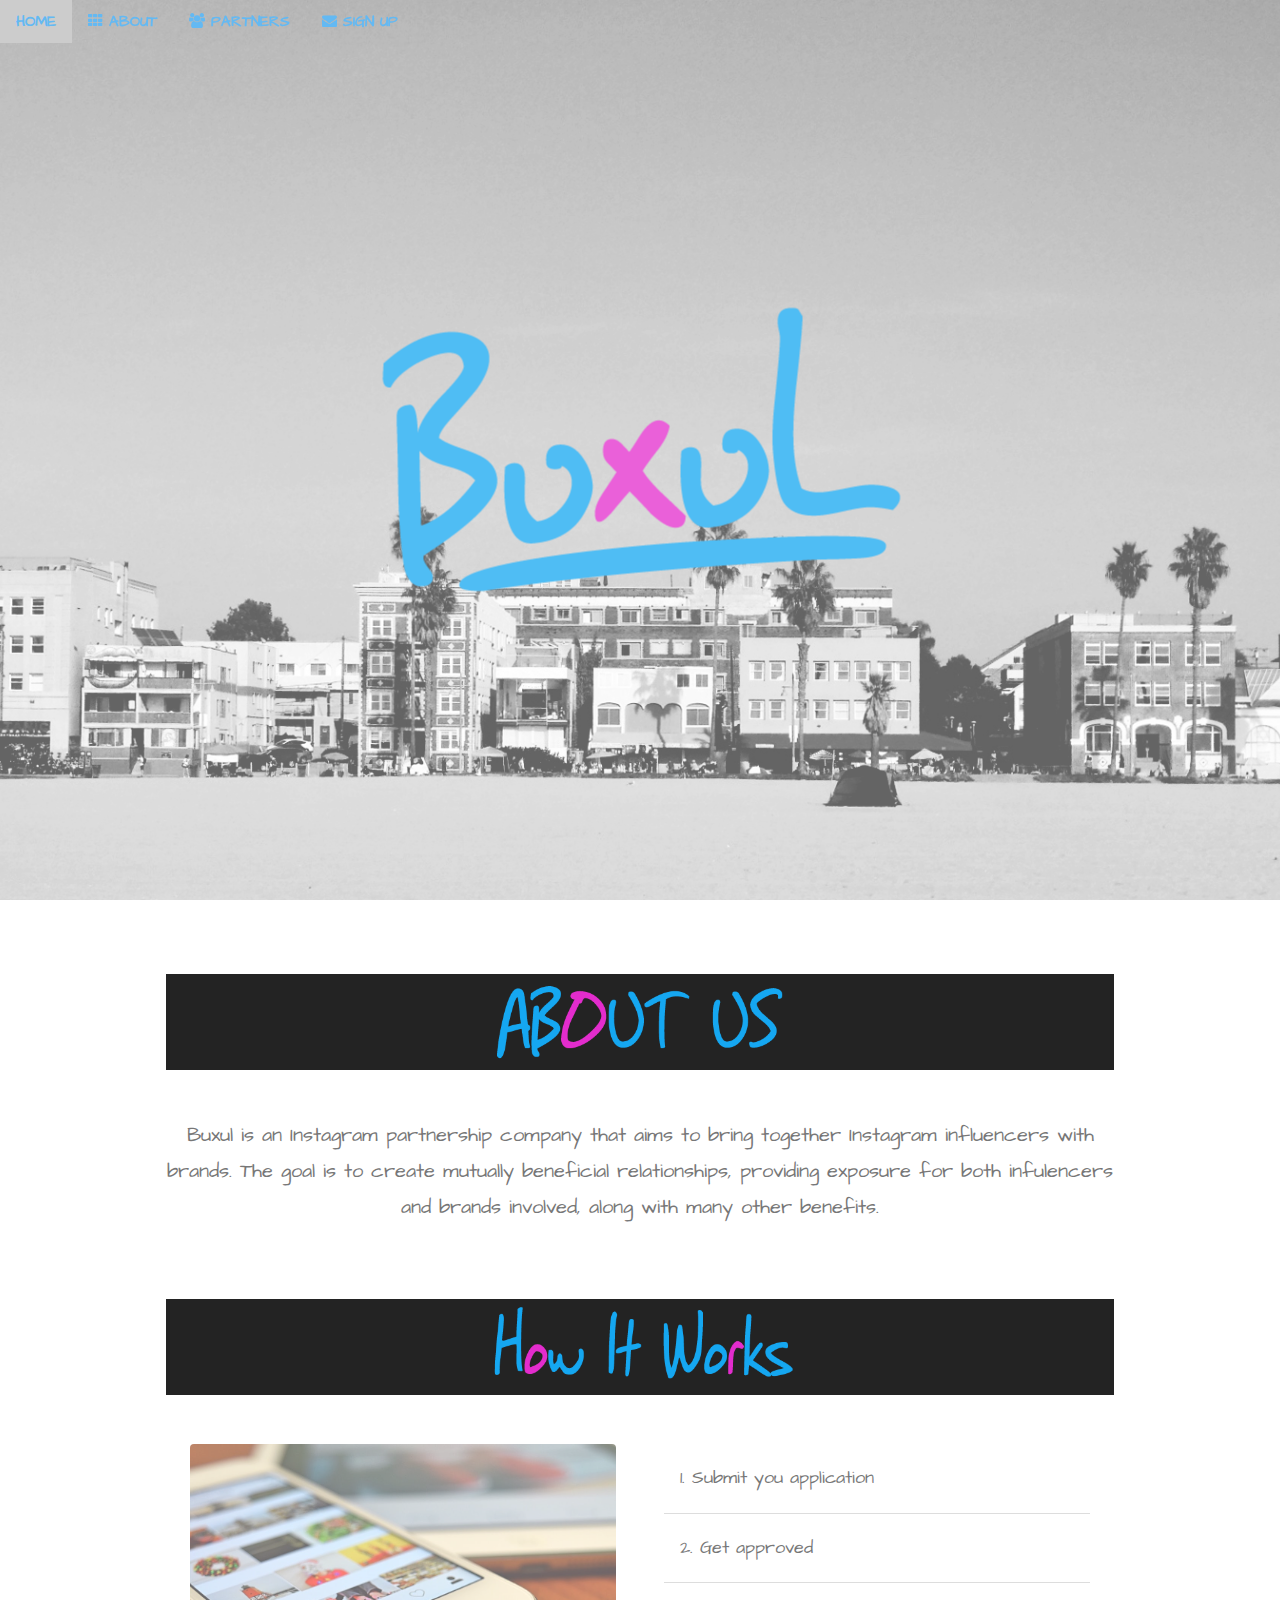
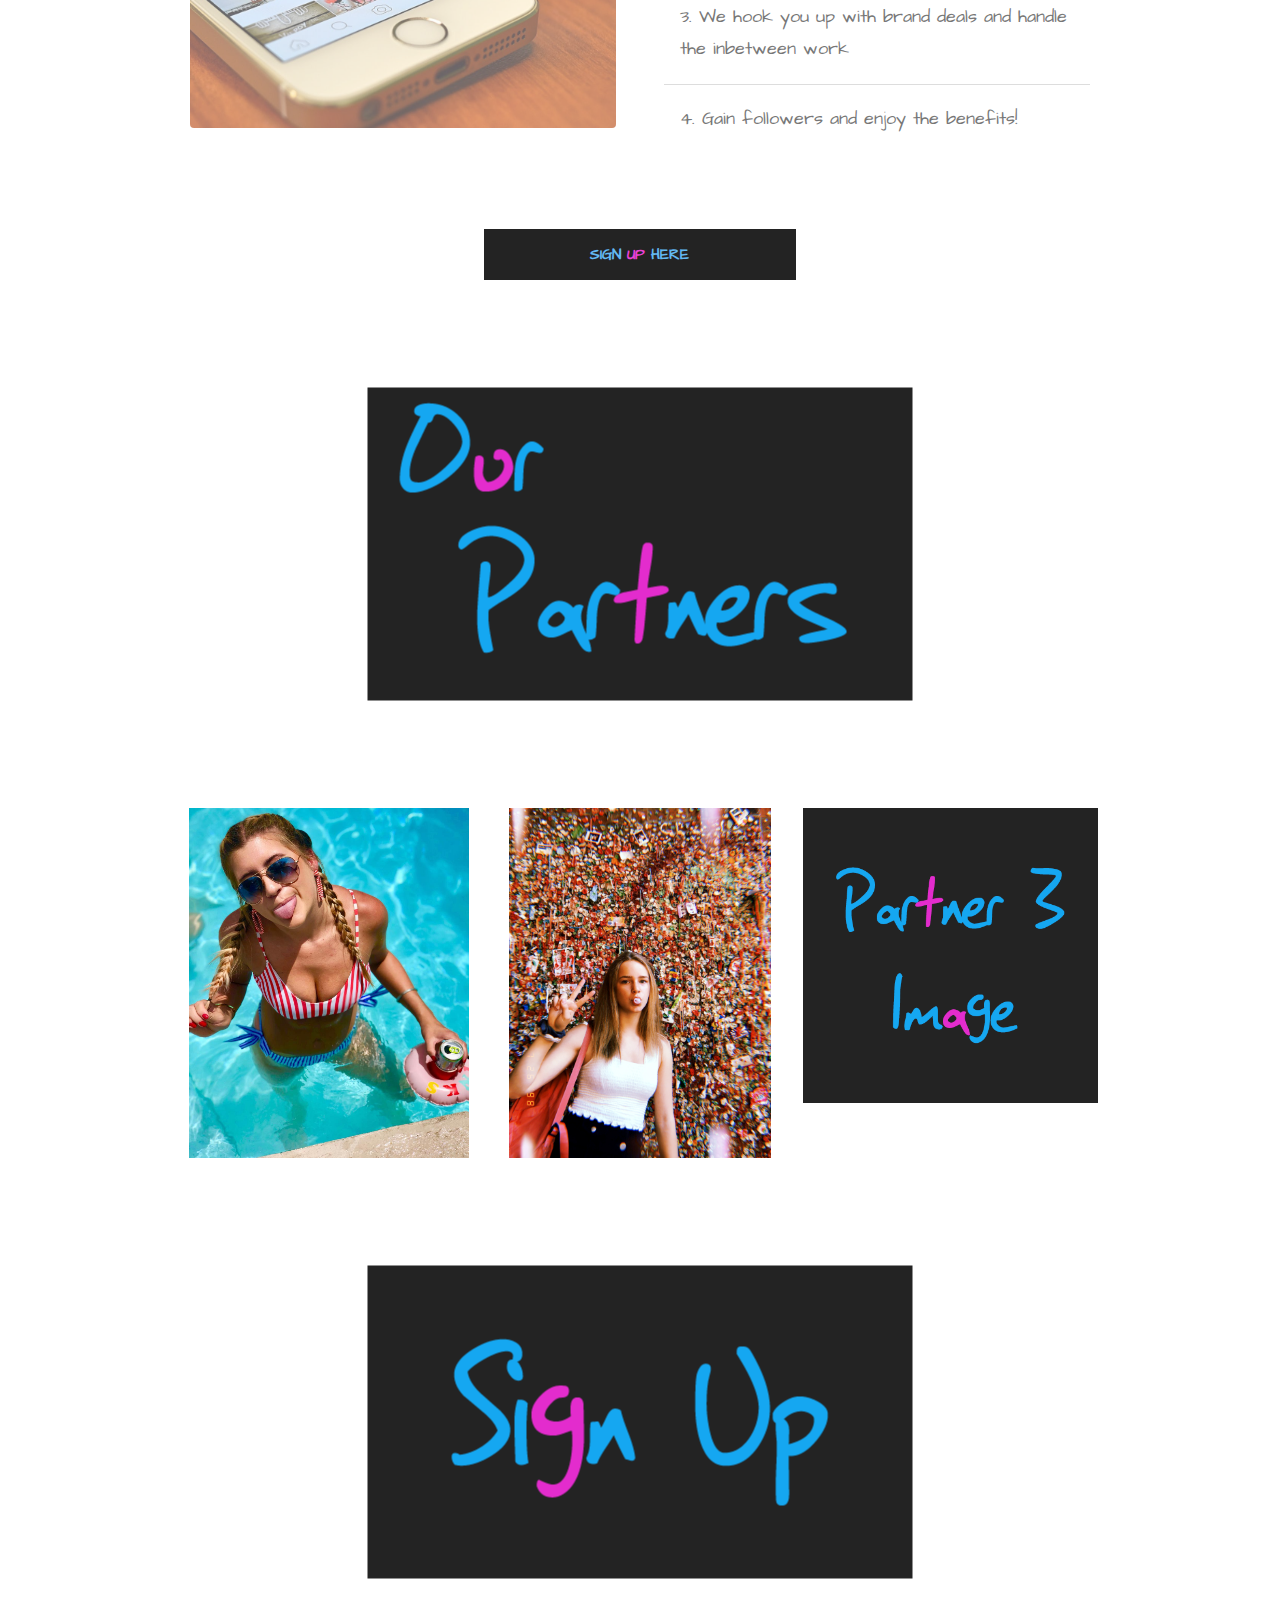
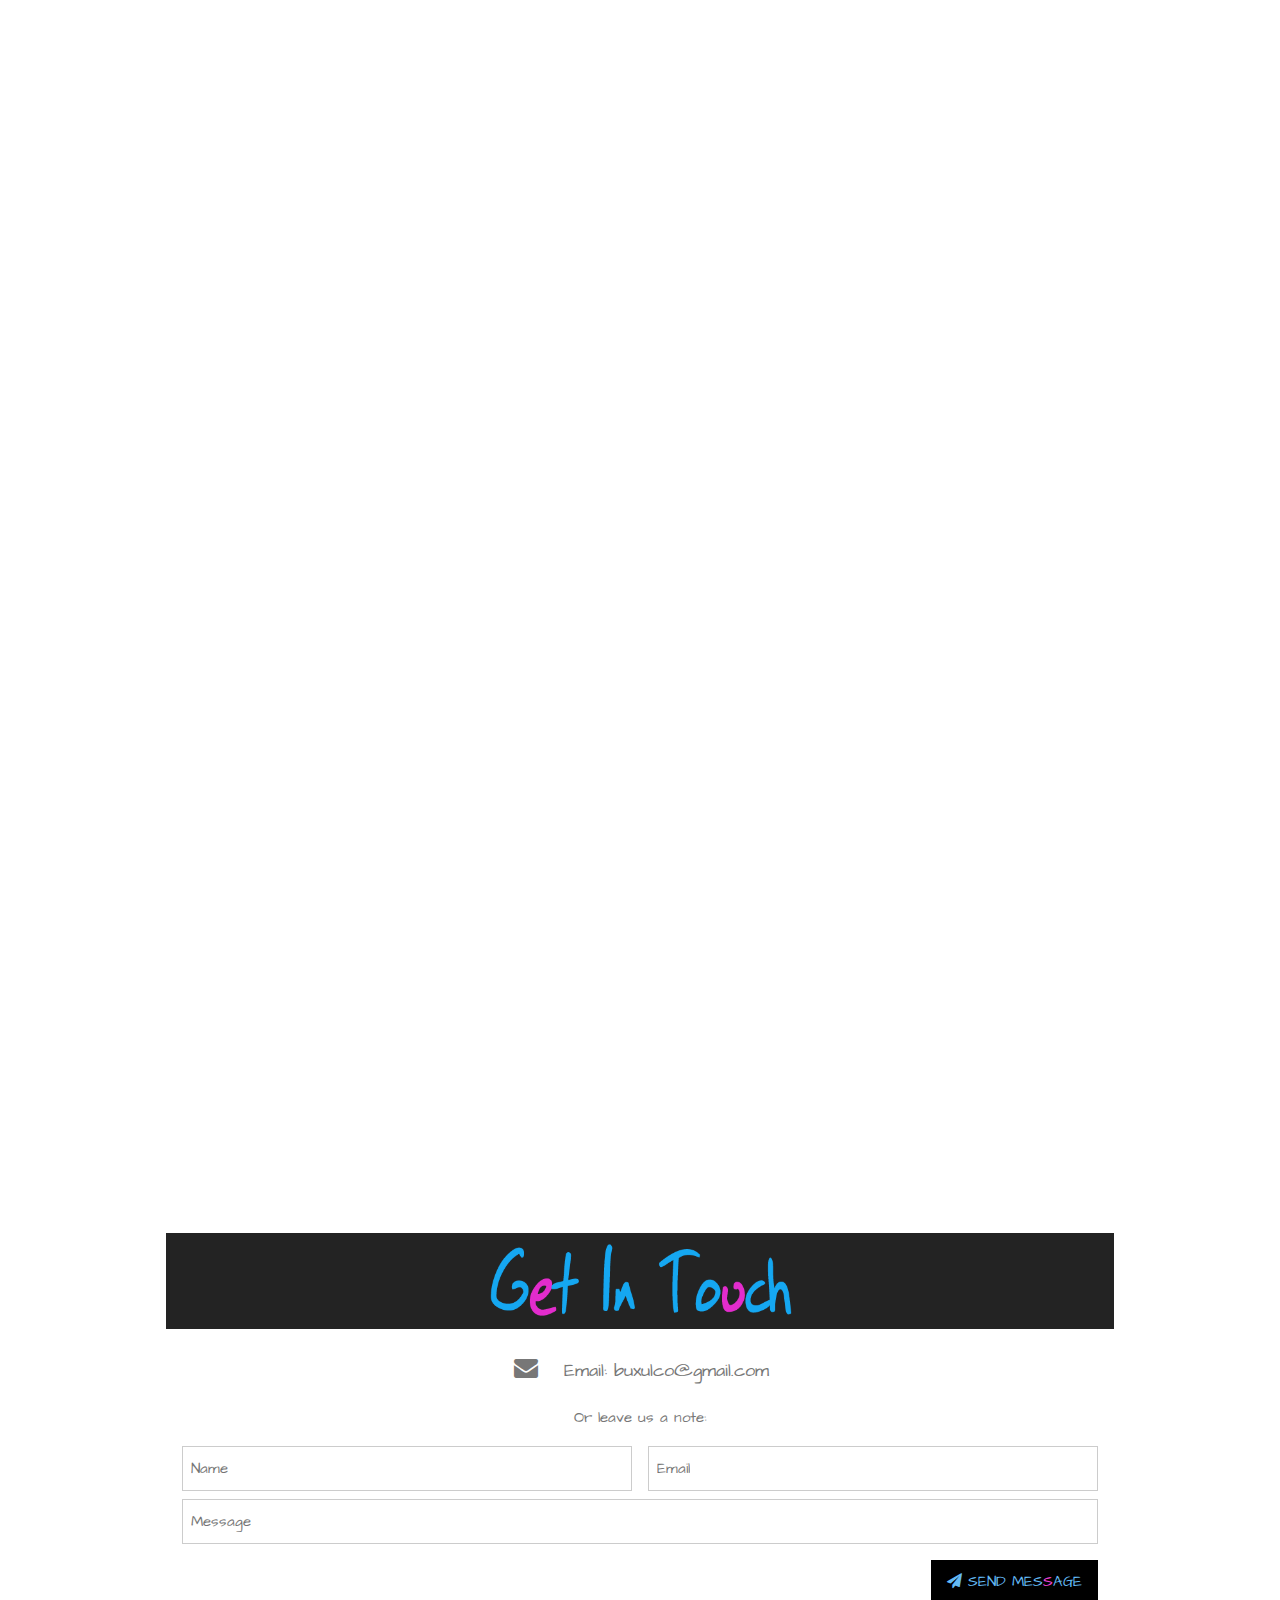
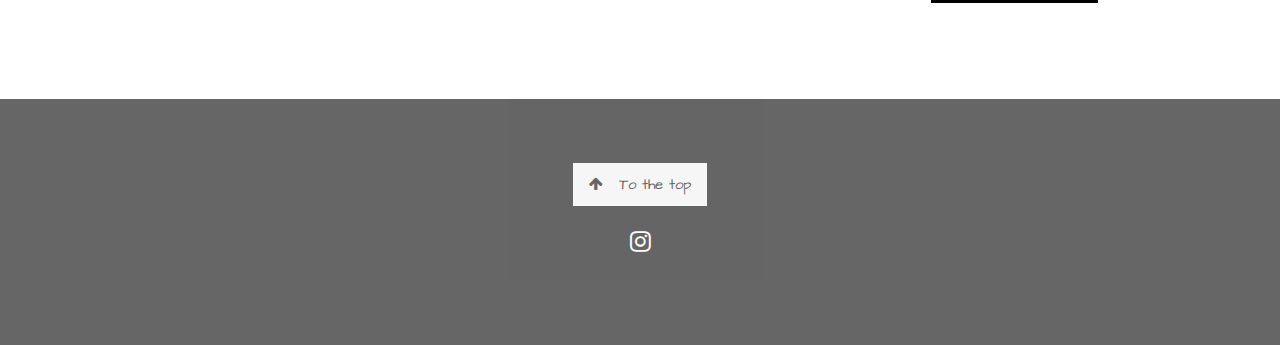
<file: index.html>
<!DOCTYPE html>
<html>
<title>Buxul - Instagram Partnership Company</title>
<meta charset="UTF-8">
<meta name="viewport" content="width=device-width, initial-scale=1">
<link rel="stylesheet" href="/CSS/w3.css">
<link href="https://fonts.googleapis.com/css?family=Architects+Daughter" rel="stylesheet">
<link rel="stylesheet" href="https://cdnjs.cloudflare.com/ajax/libs/font-awesome/4.7.0/css/font-awesome.min.css">
<style>
body,h1,h2,h3,h4,h5,h6 {font-family: 'Architects Daughter', sans-serif;}
body, html {
    height: 100%;
    color: #777;
    line-height: 1.8;
}
/* Create a Parallax Effect */
.bgimg-1, .bgimg-2, .bgimg-3 {
    background-attachment: fixed;
    background-position: center;
    background-repeat: no-repeat;
    background-size: cover;
}
/* First image (Logo. Full height) */
.bgimg-1 {
    background-image: url('/Images/beach.jpg');
    min-height: 100%;
}
/* Second image (PARTNERS) */
.bgimg-2 {
    background-image: url("/Images/time_square.jpg");
    min-height: 400px;
}
/* Third image (Contact) */
.bgimg-3 {
    background-image: url("/Images/mountains.jpg");
    min-height: 400px;
}
.w3-wide {letter-spacing: 10px;}
.w3-hover-opacity {cursor: pointer;}
/* Turn off parallax scrolling for tablets and phones */
@media only screen and (max-device-width: 1024px) {
    .bgimg-1, .bgimg-2, .bgimg-3 {
        background-attachment: scroll;
    }
    .application {
        width: 350px;
    }
}
</style>
<body>

<!-- Navbar (sit on top) -->
<div class="w3-top">
  <div class="w3-bar" id="myNavbar">
    <a class="w3-bar-item w3-button w3-hover-black w3-hide-medium w3-hide-large w3-right" href="javascript:void(0);" onclick="toggleFunction()" title="Toggle Navigation Menu">
      <i class="fa fa-bars w3-text-cyan"></i>
    </a>
    <b><a href="#home" class="w3-bar-item w3-button w3-text-cyan w3-hover-text-cyan">HOME</a></b>
    <b><a href="#about" class="w3-bar-item w3-button w3-hide-small w3-text-cyan w3-hover-text-cyan"><i class="fa fa-th"></i> ABOUT</a></b>
    <b><a href="#PARTNERS" class="w3-bar-item w3-button w3-hide-small w3-text-cyan w3-hover-text-cyan"><i class="fa fa-users"></i> PARTNERS</a></b>
    <b><a href="#signup" class="w3-bar-item w3-button w3-hide-small w3-text-cyan w3-hover-text-cyan"><i class="fa fa-envelope"></i> SIGN UP</a></b>
  </div>

  <!-- Navbar on small screens -->
  <div id="navDemo" class="w3-bar-block w3-white w3-hide w3-hide-large w3-hide-medium">
    <a href="#about" class="w3-bar-item w3-button w3-text-cyan" onclick="toggleFunction()">ABOUT</a>
    <a href="#PARTNERS" class="w3-bar-item w3-button w3-text-cyan" onclick="toggleFunction()">PARTNERS</a>
    <a href="#signup" class="w3-bar-item w3-button w3-text-cyan" onclick="toggleFunction()">SIGN UP</a>
  </div>
</div>

<!-- First Parallax Image with Logo Text -->
<div class="bgimg-1 w3-display-container w3-opacity-min" id="home">
  <div class="w3-display-middle" style="white-space:nowrap;">
    <img src="Images/logo.png" alt="Logo" style="width: 100%;">
  </div>
</div>

<!-- Container (About Section) -->
<div class="w3-content w3-container w3-padding-64" id="about">
  <h3 class="w3-center w3-dark-grey w3-text-cyan" ><img src="Images/about_us.png" alt="About Us" style="width: 35%"></h3>
  <br />
  <h4 class="w3-center">Buxul is an Instagram partnership company that aims to bring together Instagram influencers with brands.  The goal is to create mutually beneficial relationships, providing exposure for both infulencers and brands involved, along with many other benefits.</h4>
  <br />
  <br />
  <h3 class="w3-center w3-dark-grey w3-text-cyan" ><img src="Images/how_it_works.png" alt="How It Works" style="width: 35%"></h3>
  <br />
  <div class="w3-row">
    <!-- Hide this text on small devices -->
    <div class="w3-col m6 w3-center w3-padding-large w3-hide-small">
      <img src="/Images/instagram_cellphone.jpg" class="w3-round w3-image w3-opacity w3-hover-opacity-off" alt="Phone with Instagram showing" width="500" height="333">
    </div>

    <div class="w3-col m6 w3-padding-large">
      <ul class="w3-ul">
        <li class="w3-hover-gray"><h5>1. Submit you application</h5></li>  
        <li class="w3-hover-gray"><h5>2. Get approved</h5></li> 
        <li class="w3-hover-gray"><h5>3. We hook you up with brand deals and handle the inbetween work</h5></li> 
        <li class="w3-hover-gray"><h5>4. Gain followers and enjoy the benefits!</h5></li> 
      </ul>
    </div>
  </div>
  <div class="w3-center">
    <a href="#signup"><button class="w3-button w3-padding-large w3-dark-grey w3-text-cyan" style="margin-top:64px; width: 33%;"><b>SIGN <span class="w3-text-pink">UP</span> HERE</b></button></a>
  </div>
</div>

<!--<div class="w3-row w3-center w3-dark-grey w3-padding-16">        SHOWS FULL SCREEN BAR WITH STATS
  <div class="w3-quarter w3-section">                                ADD ONCE GET ROLLING
    <span class="w3-xlarge">14+</span><br>
    Partners
  </div>
  <div class="w3-quarter w3-section">
    <span class="w3-xlarge">55+</span><br>
    Projects Done
  </div>
  <div class="w3-quarter w3-section">
    <span class="w3-xlarge">89+</span><br>
    Happy Clients
  </div>
  <div class="w3-quarter w3-section">
    <span class="w3-xlarge">150+</span><br>
    Meetings
  </div>
</div>-->

<!-- Second Parallax Image with PARTNERS Text -->
<div class="bgimg-2 w3-display-container" id="PARTNERS">
  <div class="w3-display-middle w3-dark-grey">
    <img src="Images/our_partners.png" alt="Our Partners" style="width: 100%;">
  </div>
</div>

<!-- Container (PARTNERS Section) -->
<div class="w3-content w3-container w3-padding-64">
    
  <!-- Responsive Grid. Four columns on tablets, laptops and desktops. Will stack on mobile devices/small screens (100% width) -->
  <div class="w3-row-padding w3-center">
    <div class="w3-col s4">
        <a href="./Partners/Olivia.html" target="_blank">
      <img src="./Images/Partners/Olivia/olivia1.jpg" style="max-height: 350px; display: block; margin: 0 auto;" class="w3-hover-opacity" alt="Partner 1">
            </a>
    </div>

    <div class="w3-col s4">
        <a href="./Partners/Jessica.html" target="_blank">
      <img src="./Images/Partners/Jessica/jessica1.jpg" style="max-height: 350px; display: block; margin: 0 auto;" class="w3-hover-opacity" alt="Partner 2">
        </a>
    </div>

    <div class="w3-col s4">
      <img src="/Partners/Partner3/1.png" style="width:100%" onclick="onClick(this)" class="w3-hover-opacity" alt="Partner 3">
    </div>

  </div>
  
  <!-- <div class="w3-row-padding w3-center w3-section">
    <div class="w3-col m3">
      <img src="/w3images/p5.jpg" style="width:100%" onclick="onClick(this)" class="w3-hover-opacity" alt="The mist">
    </div>

    <div class="w3-col m3">
      <img src="/w3images/p6.jpg" style="width:100%" onclick="onClick(this)" class="w3-hover-opacity" alt="My beloved typewriter">
    </div>

    <div class="w3-col m3">
      <img src="/w3images/p7.jpg" style="width:100%" onclick="onClick(this)" class="w3-hover-opacity" alt="Empty ghost train">
    </div>

    <div class="w3-col m3">
      <img src="/w3images/p8.jpg" style="width:100%" onclick="onClick(this)" class="w3-hover-opacity" alt="Sailing">
    </div>
    <button class="w3-button w3-padding-large w3-light-grey" style="margin-top:64px">LOAD MORE</button>
  </div> -->
</div>

<!-- Modal for full size images on click-->
<div id="modal01" class="w3-modal w3-black" onclick="this.style.display='none'">
  <span class="w3-button w3-large w3-black w3-display-topright" title="Close Modal Image"><i class="fa fa-remove"></i></span>
  <div class="w3-modal-content w3-animate-zoom w3-center w3-transparent w3-padding-64">
    <img id="img01" class="w3-image">
    <p id="caption" class="w3-opacity w3-large"></p>
  </div>
</div>

<!-- Third Parallax Image with PARTNERS Text -->
<div class="bgimg-3 w3-display-container" id="signup">
  <div class="w3-display-middle w3-dark-grey">
     <img src="Images/sign_up.png" alt="Sign Up" style="width: 100%;">
  </div>
</div>

<div class="w3-content w3-container w3-padding-64">
    <div class="w3-center">
        <iframe src="https://docs.google.com/forms/d/e/1FAIpQLSccHZkdLCv4fnlQipwPxVnGjGAEnnSOJhU41a3gDne2zmC8CQ/viewform?embedded=true" width="66%" height="1000" frameborder="0" marginheight="0" marginwidth="0" class="application">Loading...</iframe>
    </div>
    
</div>
    
<!-- Container (Contact Section) -->
<div class="w3-content w3-container w3-padding-64" id="contact">
  <h3 class="w3-center w3-dark-grey w3-text-cyan"><img src="Images/get_in_touch.png" alt="Get In Touch With Us" style="width: 35%"></h3>


    <div class="w3-col w3-center w3-panel">
      <div class="w3-large w3-margin-bottom">
        <i class="fa fa-envelope fa-fw w3-hover-text-black w3-xlarge w3-margin-right"></i> Email: buxulco@gmail.com<br>
      </div>
      <p>Or leave us a note:</p>
      <form action="mailto:buxulco@gmail.com" method="post" enctype="text/plain">
        <div class="w3-row-padding" style="margin:0 -16px 8px -16px">
          <div class="w3-half">
            <input class="w3-input w3-border" type="text" placeholder="Name" required name="Name">
          </div>
          <div class="w3-half">
            <input class="w3-input w3-border" type="text" placeholder="Email" required name="Email">
          </div>
        </div>
        <input class="w3-input w3-border" type="text" placeholder="Message" required name="Message">
        <button class="w3-button w3-black w3-right w3-section w3-text-cyan" type="submit">
          <i class="fa fa-paper-plane"></i> SEND MES<span class="w3-text-pink">S</span>AGE
        </button>
      </form>
    </div>

</div>

<!-- Footer -->
<footer class="w3-center w3-black w3-padding-64 w3-opacity w3-hover-opacity-off">
  <a href="#home" class="w3-button w3-light-grey"><i class="fa fa-arrow-up w3-margin-right"></i>To the top</a>
  <div class="w3-xlarge w3-section">
<!--    <i class="fa fa-facebook-official w3-hover-opacity"></i>-->
    <a href="https://www.instagram.com/buxulco/"><i class="fa fa-instagram w3-hover-opacity"></i></a>
<!--    <i class="fa fa-snapchat w3-hover-opacity"></i>-->
<!--    <i class="fa fa-pinterest-p w3-hover-opacity"></i>-->
<!--    <i class="fa fa-twitter w3-hover-opacity"></i>-->
<!--    <i class="fa fa-linkedin w3-hover-opacity"></i>-->
  </div>
  
</footer>
 
<!-- Add Google Maps -->
<script>
// Modal Image Gallery
function onClick(element) {
  document.getElementById("img01").src = element.src;
  document.getElementById("modal01").style.display = "block";
  var captionText = document.getElementById("caption");
  captionText.innerHTML = element.alt;
}
// Change style of navbar on scroll
window.onscroll = function() {myFunction()};
function myFunction() {
    var navbar = document.getElementById("myNavbar");
    if (document.body.scrollTop > 100 || document.documentElement.scrollTop > 100) {
        navbar.className = "w3-bar" + " w3-card" + " w3-animate-top" + " w3-white";
    } else {
        navbar.className = navbar.className.replace(" w3-card w3-animate-top w3-white", "");
    }
}
// Used to toggle the menu on small screens when clicking on the menu button
function toggleFunction() {
    var x = document.getElementById("navDemo");
    if (x.className.indexOf("w3-show") == -1) {
        x.className += " w3-show";
    } else {
        x.className = x.className.replace(" w3-show", "");
    }
}
</script>


</body>
</html>
</file>
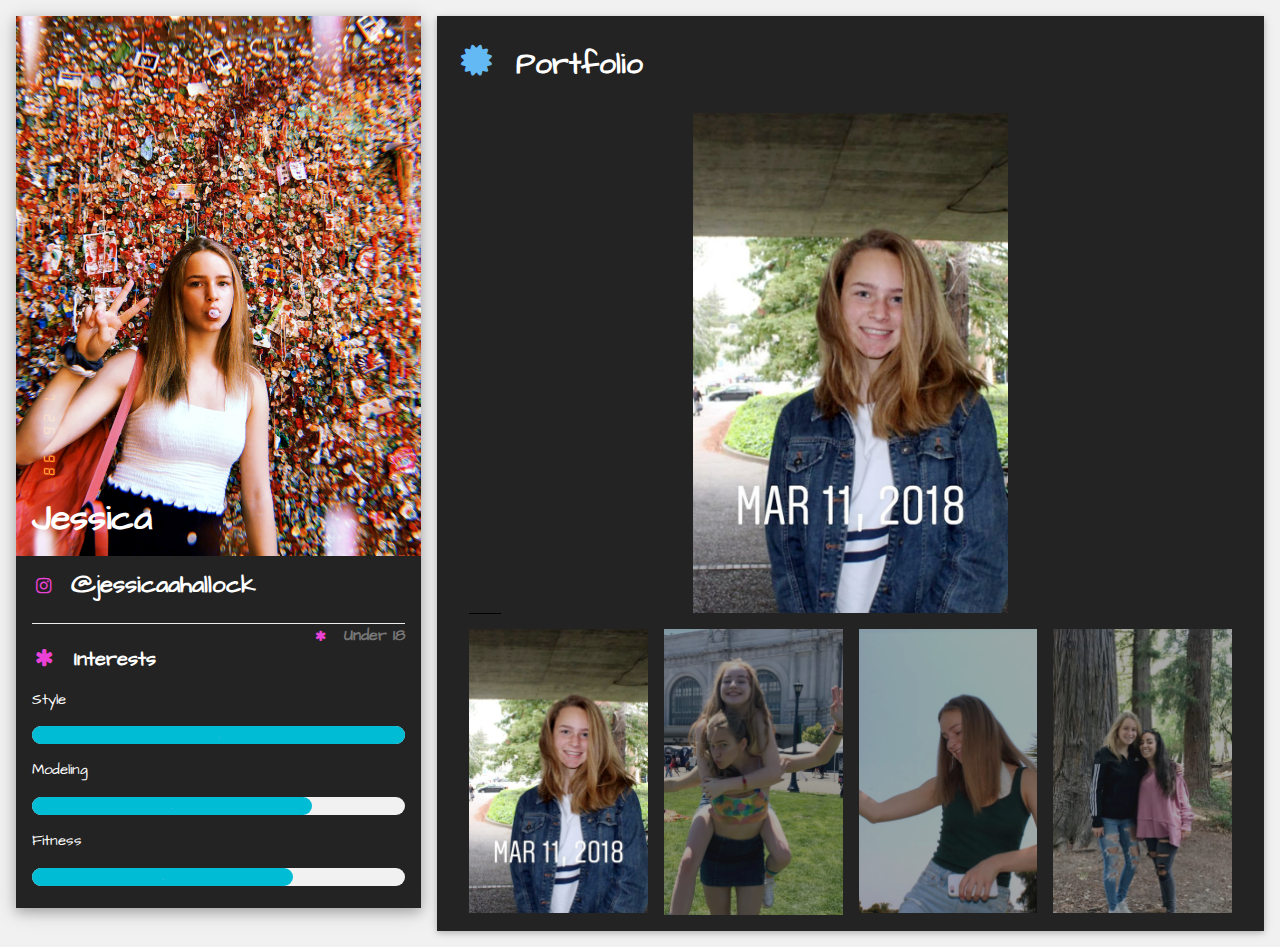
<file: Partners/Jessica.html>
<!DOCTYPE html>
<html>
<title>Buxul - Jessica</title>
<meta charset="UTF-8">
<meta name="viewport" content="width=device-width, initial-scale=1">
<link rel="stylesheet" href="/CSS/w3.css">
<link href="https://fonts.googleapis.com/css?family=Architects+Daughter" rel="stylesheet">
<link rel="stylesheet" href="https://cdnjs.cloudflare.com/ajax/libs/font-awesome/4.7.0/css/font-awesome.min.css">
<style>
html,body,h1,h2,h3,h4,h5,h6 {font-family: 'Architects Daughter', sans-serif}
</style>
<body class="w3-light-grey">

<!-- Page Container -->
<div class="w3-content w3-margin-top" style="max-width:1400px;">

  <!-- The Grid -->
  <div class="w3-row-padding">
  
    <!-- Left Column -->
    <div class="w3-third">
    
      <div class="w3-dark-gray w3-text-grey w3-card-4">
        <div class="w3-display-container">
          <img src="/Images/Partners/Jessica/jessica1.jpg" style="width:100%" alt="Avatar">
          <div class="w3-display-bottomleft w3-container w3-text-white">
            <h1><strong>Jessica</strong></h1>
          </div>
        </div>
        <div class="w3-container w3-text-white">
            <h3><b><a href="https://www.instagram.com/jessicaahallock/" style="text-decoration: none;" target="_blank"><i class="fa fa-instagram fa-fw w3-margin-right w3-large w3-text-pink"></i>@jessicaahallock</a></b></h3>
            <h6 class="w3-text-gray w3-right"><b><i class="fa fa-asterisk fa-fw w3-margin-right w3-small w3-text-pink"></i>Under 18</b></h6>
<!--          <p><i class="fa fa-home fa-fw w3-margin-right w3-large w3-text-teal"></i>London, UK</p>
          <p><i class="fa fa-envelope fa-fw w3-margin-right w3-large w3-text-teal"></i>ex@mail.com</p>-->
          <hr>

<!--          <p class="w3-large"><b><i class="fa fa-asterisk fa-fw w3-margin-right w3-text-teal"></i>Interests</b></p>-->
            <h4><b><i class="fa fa-asterisk fa-fw w3-margin-right w3-text-pink"></i>Interests</b></h4>
          <p>Style</p>
          <div class="w3-light-grey w3-round-xlarge w3-small">
            <div class="w3-container w3-center w3-round-xlarge w3-cyan w3-text-cyan" style="width:100%;">.</div>
          </div>
          <p>Modeling</p>
          <div class="w3-light-grey w3-round-xlarge w3-small">
            <div class="w3-container w3-center w3-round-xlarge w3-cyan" style="width:75%">
              <div class="w3-center w3-cyan w3-text-cyan">.</div>
            </div>
          </div>
          <p>Fitness</p>
          <div class="w3-light-grey w3-round-xlarge w3-small">
            <div class="w3-container w3-center w3-round-xlarge w3-cyan w3-text-cyan" style="width:70%">.</div>
          </div>
          <br>

        </div>
      </div><br>

    <!-- End Left Column -->
    </div>

    <!-- Right Column -->
    <div class="w3-twothird">
    
      <div class="w3-container w3-card w3-dark-gray w3-margin-bottom">
          
          <!-- THE PHOTO GRID START -->
          
          <h2 class="w3-text-white w3-padding-16"><b><i class="fa fa-certificate fa-fw w3-margin-right w3-xxlarge w3-text-cyan"></i>Portfolio</b></h2>
        <div class="w3-container" id="apartment">

    <div class="w3-display-container mySlides">
    <img src="/Images/Partners/Jessica/jessica2.png" style="max-height: 500px; margin-bottom:-6px; margin: 0 auto; display: block;">
      <div class="w3-display-bottomleft w3-container w3-black">
<!--        <p>Living Room</p>-->
      </div>
    </div>
    <div class="w3-display-container mySlides">
    <img src="/Images/Partners/Jessica/jessica3.png" style="max-height: 500px; margin-bottom:-6px; margin: 0 auto; display: block;">
      <div class="w3-display-bottomleft w3-container w3-black">
<!--        <p>Dining Room</p>-->
      </div>
    </div>
    <div class="w3-display-container mySlides">
    <img src="/Images/Partners/Jessica/jessica4.png" style="max-height: 500px; margin-bottom:-6px; margin: 0 auto; display: block;">
      <div class="w3-display-bottomleft w3-container w3-black">
<!--        <p>Bedroom</p>-->
      </div>
    </div>
    <div class="w3-display-container mySlides">
    <img src="/Images/Partners/Jessica/jessica5.png" style="max-height: 500px; margin-bottom:-6px; margin: 0 auto; display: block;">
      <div class="w3-display-bottomleft w3-container w3-black">
<!--        <p>Living Room II</p>-->
      </div>
    </div>
  </div>
  <div class="w3-row-padding w3-section">
    <div class="w3-col s3">
      <img class="demo w3-opacity w3-hover-opacity-off" src="/Images/Partners/Jessica/jessica2.png" style="width:100%;cursor:pointer; display:block; margin:auto;" onclick="currentDiv(1)" title="1">
    </div>
    <div class="w3-col s3">
      <img class="demo w3-opacity w3-hover-opacity-off" src="/Images/Partners/Jessica/jessica3.png" style="width:100%;cursor:pointer; display:block; margin:auto;" onclick="currentDiv(2)" title="2">
    </div>
    <div class="w3-col s3">
      <img class="demo w3-opacity w3-hover-opacity-off" src="/Images/Partners/Jessica/jessica4.png" style="width:100%;cursor:pointer; display:block; margin:auto;" onclick="currentDiv(3)" title="3">
    </div>
    <div class="w3-col s3">
      <img class="demo w3-opacity w3-hover-opacity-off" src="/Images/Partners/Jessica/jessica5.png" style="width:100%;cursor:pointer; display:block; margin:auto;" onclick="currentDiv(4)" title="4">
    </div>
  </div>
          
        
    <!-- THE PHOTO GRID END -->
          
          
      </div>

    <!-- End Right Column -->
    </div>
    
  <!-- End Grid -->
  </div>
  
  <!-- End Page Container -->
</div>
    
    <!-- JAVASCRIPT -->
    
<script>

// Slideshow Apartment Images
var slideIndex = 1;
showDivs(slideIndex);

function plusDivs(n) {
  showDivs(slideIndex += n);
}

function currentDiv(n) {
  showDivs(slideIndex = n);
}

function showDivs(n) {
  var i;
  var x = document.getElementsByClassName("mySlides");
  var dots = document.getElementsByClassName("demo");
  if (n > x.length) {slideIndex = 1}
  if (n < 1) {slideIndex = x.length}
  for (i = 0; i < x.length; i++) {
     x[i].style.display = "none";
  }
  for (i = 0; i < dots.length; i++) {
     dots[i].className = dots[i].className.replace(" w3-opacity-off", "");
  }
  x[slideIndex-1].style.display = "block";
  dots[slideIndex-1].className += " w3-opacity-off";
}
</script>
    

</body>
</html>
</file>
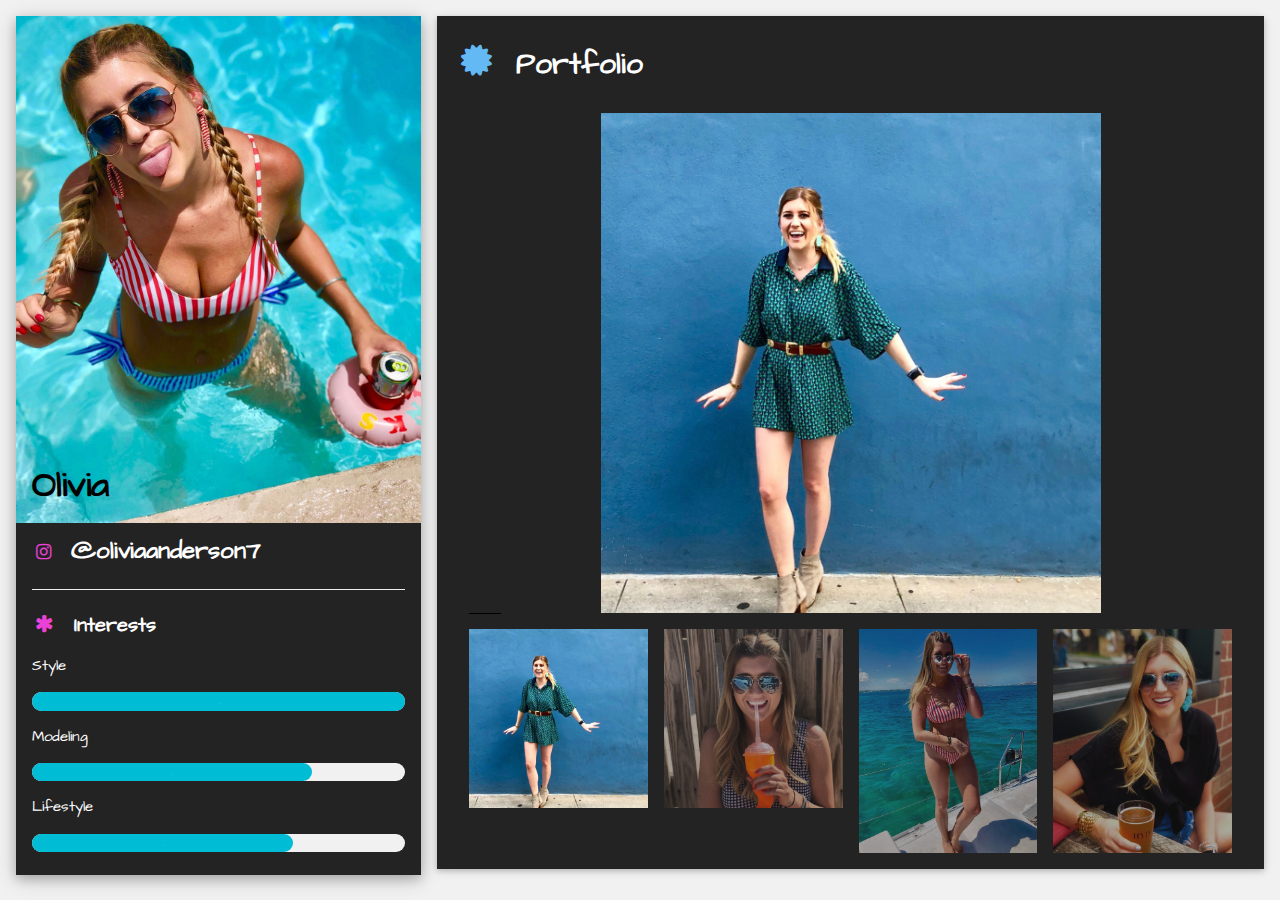
<file: Partners/Olivia.html>
<!DOCTYPE html>
<html>
<title>Buxul - Olivia</title>
<meta charset="UTF-8">
<meta name="viewport" content="width=device-width, initial-scale=1">
<link rel="stylesheet" href="/CSS/w3.css">
<link href="https://fonts.googleapis.com/css?family=Architects+Daughter" rel="stylesheet">
<link rel="stylesheet" href="https://cdnjs.cloudflare.com/ajax/libs/font-awesome/4.7.0/css/font-awesome.min.css">
<style>
html,body,h1,h2,h3,h4,h5,h6 {font-family: 'Architects Daughter', sans-serif}
</style>
<body class="w3-light-grey">

<!-- Page Container -->
<div class="w3-content w3-margin-top" style="max-width:1400px;">

  <!-- The Grid -->
  <div class="w3-row-padding">
  
    <!-- Left Column -->
    <div class="w3-third">
    
      <div class="w3-dark-gray w3-text-grey w3-card-4">
        <div class="w3-display-container">
          <img src="/Images/Partners/Olivia/olivia1.jpg" style="width:100%" alt="Avatar">
          <div class="w3-display-bottomleft w3-container w3-text-black">
            <h1><strong>Olivia</strong></h1>
          </div>
        </div>
        <div class="w3-container w3-text-white">
            <h3><b><a href="https://www.instagram.com/oliviaanderson7/" style="text-decoration: none;"><i class="fa fa-instagram fa-fw w3-margin-right w3-large w3-text-pink"></i>@oliviaanderson7</a></b></h3>
<!--          <p><i class="fa fa-home fa-fw w3-margin-right w3-large w3-text-teal"></i>London, UK</p>
          <p><i class="fa fa-envelope fa-fw w3-margin-right w3-large w3-text-teal"></i>ex@mail.com</p>-->
          <hr>

<!--          <p class="w3-large"><b><i class="fa fa-asterisk fa-fw w3-margin-right w3-text-teal"></i>Interests</b></p>-->
            <h4><b><i class="fa fa-asterisk fa-fw w3-margin-right w3-text-pink"></i>Interests</b></h4>
          <p>Style</p>
          <div class="w3-light-grey w3-round-xlarge w3-small">
            <div class="w3-container w3-center w3-round-xlarge w3-cyan w3-text-cyan" style="width:100%;">.</div>
          </div>
          <p>Modeling</p>
          <div class="w3-light-grey w3-round-xlarge w3-small">
            <div class="w3-container w3-center w3-round-xlarge w3-cyan" style="width:75%">
              <div class="w3-center w3-cyan w3-text-cyan">.</div>
            </div>
          </div>
          <p>Lifestyle</p>
          <div class="w3-light-grey w3-round-xlarge w3-small">
            <div class="w3-container w3-center w3-round-xlarge w3-cyan w3-text-cyan" style="width:70%">.</div>
          </div>
          <br>

        </div>
      </div><br>

    <!-- End Left Column -->
    </div>

    <!-- Right Column -->
    <div class="w3-twothird">
    
      <div class="w3-container w3-card w3-dark-gray w3-margin-bottom">
          
          <!-- THE PHOTO GRID START -->
          
          <h2 class="w3-text-white w3-padding-16"><b><i class="fa fa-certificate fa-fw w3-margin-right w3-xxlarge w3-text-cyan"></i>Portfolio</b></h2>
        <div class="w3-container" id="apartment">

    <div class="w3-display-container mySlides">
    <img src="/Images/Partners/Olivia/olivia3.jpg" style="max-height: 500px; margin-bottom:-6px; margin: 0 auto; display: block;">
      <div class="w3-display-bottomleft w3-container w3-black">
<!--        <p>Living Room</p>-->
      </div>
    </div>
    <div class="w3-display-container mySlides">
    <img src="/Images/Partners/Olivia/olivia7.jpg" style="max-height: 500px; margin-bottom:-6px; margin: 0 auto; display: block;">
      <div class="w3-display-bottomleft w3-container w3-black">
<!--        <p>Dining Room</p>-->
      </div>
    </div>
    <div class="w3-display-container mySlides">
    <img src="/Images/Partners/Olivia/olivia6.jpg" style="max-height: 500px; margin-bottom:-6px; margin: 0 auto; display: block;">
      <div class="w3-display-bottomleft w3-container w3-black">
<!--        <p>Bedroom</p>-->
      </div>
    </div>
    <div class="w3-display-container mySlides">
    <img src="/Images/Partners/Olivia/olivia5.jpg" style="max-height: 500px; margin-bottom:-6px; margin: 0 auto; display: block;">
      <div class="w3-display-bottomleft w3-container w3-black">
<!--        <p>Living Room II</p>-->
      </div>
    </div>
  </div>
  <div class="w3-row-padding w3-section">
    <div class="w3-col s3">
      <img class="demo w3-opacity w3-hover-opacity-off" src="/Images/Partners/Olivia/olivia3.jpg" style="width:100%;cursor:pointer; display:block; margin:auto;" onclick="currentDiv(1)" title="1">
    </div>
    <div class="w3-col s3">
      <img class="demo w3-opacity w3-hover-opacity-off" src="/Images/Partners/Olivia/olivia7.jpg" style="width:100%;cursor:pointer; display:block; margin:auto;" onclick="currentDiv(2)" title="2">
    </div>
    <div class="w3-col s3">
      <img class="demo w3-opacity w3-hover-opacity-off" src="/Images/Partners/Olivia/olivia6.jpg" style="width:100%;cursor:pointer; display:block; margin:auto;" onclick="currentDiv(3)" title="3">
    </div>
    <div class="w3-col s3">
      <img class="demo w3-opacity w3-hover-opacity-off" src="/Images/Partners/Olivia/olivia5.jpg" style="width:100%;cursor:pointer; display:block; margin:auto;" onclick="currentDiv(4)" title="4">
    </div>
  </div>
          
        
    <!-- THE PHOTO GRID END -->
          
          
      </div>

    <!-- End Right Column -->
    </div>
    
  <!-- End Grid -->
  </div>
  
  <!-- End Page Container -->
</div>
    
    <!-- JAVASCRIPT -->
    
<script>

// Slideshow Apartment Images
var slideIndex = 1;
showDivs(slideIndex);

function plusDivs(n) {
  showDivs(slideIndex += n);
}

function currentDiv(n) {
  showDivs(slideIndex = n);
}

function showDivs(n) {
  var i;
  var x = document.getElementsByClassName("mySlides");
  var dots = document.getElementsByClassName("demo");
  if (n > x.length) {slideIndex = 1}
  if (n < 1) {slideIndex = x.length}
  for (i = 0; i < x.length; i++) {
     x[i].style.display = "none";
  }
  for (i = 0; i < dots.length; i++) {
     dots[i].className = dots[i].className.replace(" w3-opacity-off", "");
  }
  x[slideIndex-1].style.display = "block";
  dots[slideIndex-1].className += " w3-opacity-off";
}
</script>
    

</body>
</html>
</file>
